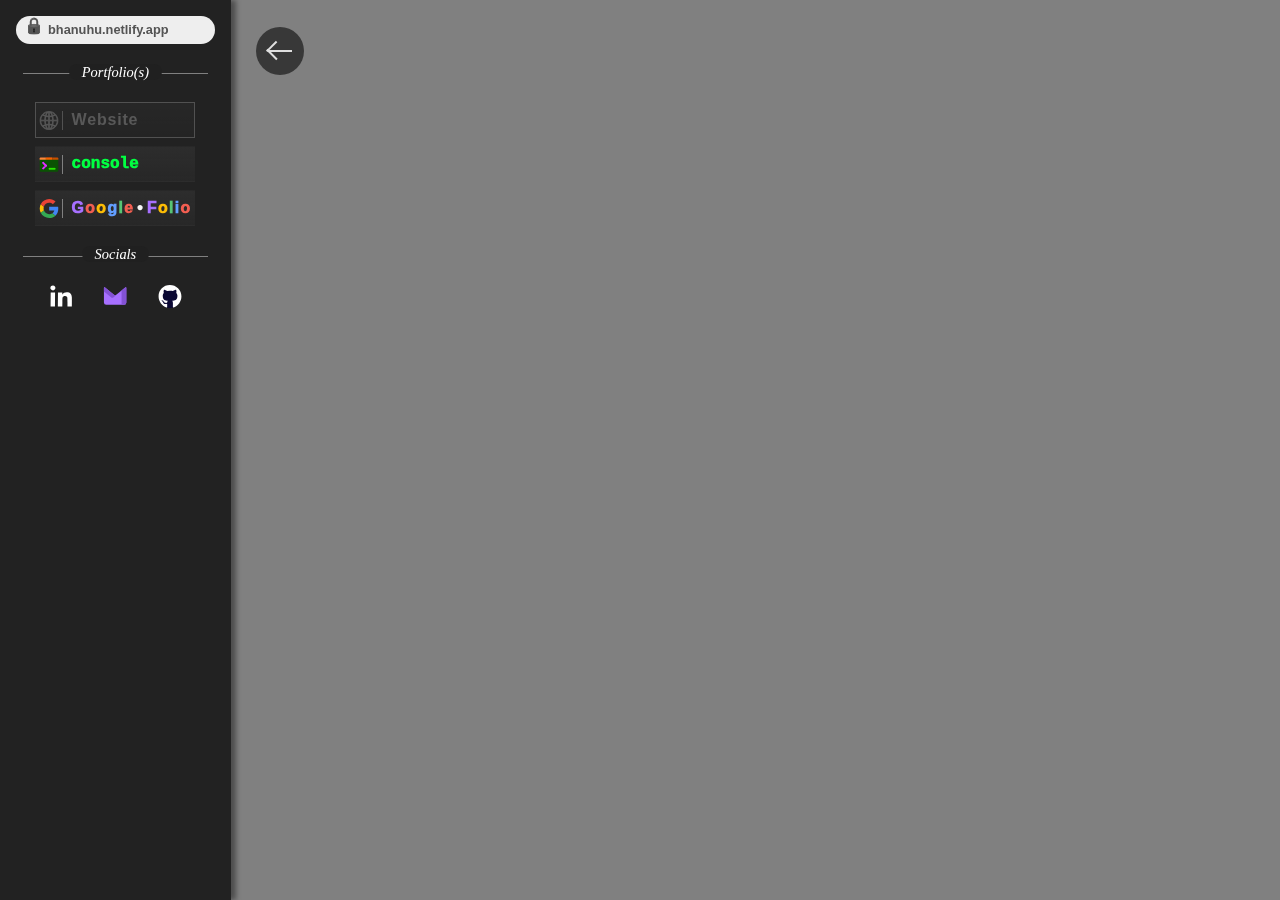
<file: index.html>
<head>
    <title>〈 BA 〉</title>
    <link href=./stylesheets/index.css rel=stylesheet>
    <meta name="viewport" content="width=device-width, initial-scale=1">
</head>

<body>
    <div id="display">
        <div id="navbar" class="show">
            <div id="adrBar">
                <span>🔒</span>
                <input type="textbox" value="bhanuhu.netlify.app" disabled />
            </div>
            <p class="portfolioText"><span> Portfolio(s) </span></p>
            <div id="portfolio">
                <button title="https://bhanuhu.netlify.app" id="web"><img src="./assets/web.svg"> <span>Website</span></button>
                <button title="https://conosle.netlify.app" id="console"><img src="./assets/console.svg"><span>console</span></button>
                <button title="https://bhanugfolio.netlify.app" id="gfolio"><img src="./assets/gfolio.svg"><span>
                    <span style="color:#a770ff;">G</span>
                    <span style="color:#f25e51;">o</span>
                    <span style="color:#fcbc05;">o</span>
                    <span style="color:#629eff;">g</span>
                    <span style="color:#57c474;">l</span>
                    <span style="color:#f25e51;">e</span>
                    <span>&nbsp;•&nbsp;</span>
                    <span style="color:#a770ff;">F</span>
                    <span style="color:#fcbc05;">o</span>
                    <span style="color:#57c474;">l</span>
                    <span style="color:#629eff;">i</span>
                    <span style="color:#f25e51;">o</span>
                </span></button>
            </div>
            
           
            <p class="socialsText"><span> Socials </span></p>
            <div id="socials">
                <a href="https://www.linkedin.com/in/bhanu-aggarwal-4201b91b8/" target="_blank"> <img src="./assets/linkedin.svg"> </a>
                <a href="mailto:bhanuaggarwal47@gmail.com" target="_blank"> <img src="./assets/protomail.svg"> </a>
                <a href="https://github.com/bhanuhu/" target="_blank"> <img src="./assets/github.svg"> </a>
            </div>
        </div>
        <div class="burger-btn-body show">
            <input type="checkbox" class="burger-input" id="burger-input" checked>
        <label for="burger-input" class="burger-label">
            <span class="burger-line"></span>
        </label>
        </div>
        <div id="edge-controller"></div>

        <iframe id="loading_frame" frameborder="0" src="./assets/loading.html" scrolling="yes"></iframe>
        <iframe id="display_frame" frameborder="0" src="" scrolling="yes"></iframe>
    </div>
    <script type="text/javascript" src="./scripts/index.js"></script>
</body>
</file>
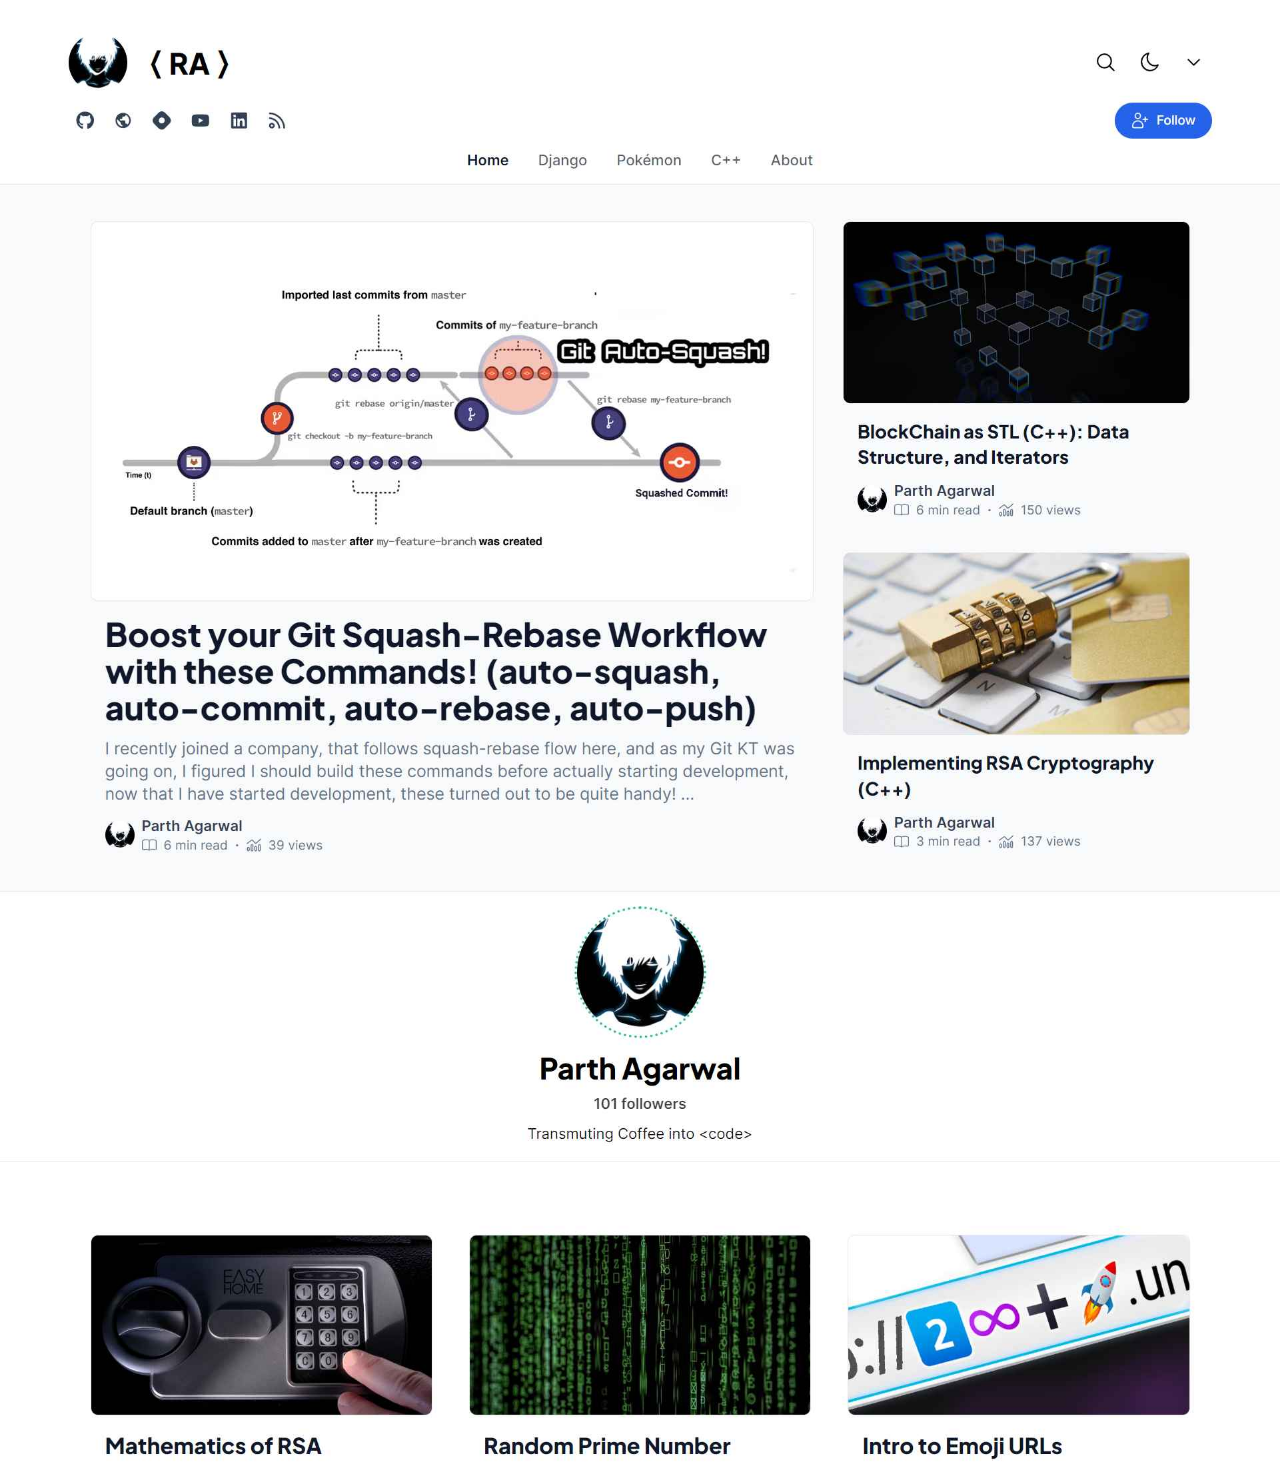
<file: assets/blog.html>
<html>
<html>
<style>
    body{
        background-color: white;
        overflow: hidden;
    }
    img {
        border: 0;
        padding: 0;
        margin: 0;
    }

    h1 {
        position: fixed;
        z-index: 2;
        top: calc(50% - 5.5rem);
        left: calc(50% - 13rem);
        color: black;
        opacity: 0;
        animation: fadeIn 0.5s linear 0.5s forwards;
        background-color: white;
        padding: 0.5rem 1.5rem;
        border-radius: 5rem;
        box-shadow: 0px 0px 0.5rem #00236090;
        font-family:'Trebuchet MS', 'Lucida Sans Unicode', 'Lucida Grande', 'Lucida Sans', Arial, sans-serif;
    }
    @keyframes fadeIn{
        100%{opacity: 1;}
    }


    h1 span:nth-child(1) {
        font-style: italic;
    }

    h1 span:nth-child(2) {
        color: transparent;
        text-shadow: 0 0 0 black;
    }

    a:visited, a:active, a:link {
        color: #005eff;
    }
    a:hover {
        color: #0099ff;
    }
    h1:hover{
        box-shadow: 0px 0px 0.5rem #0099ff90;
    }

    img {
        position: absolute;
        top: 0;
        left:0;
        filter: blur(0);
        transform: translateY(0);
        animation: blurOut 1s ease-in 0s forwards;
    }
    @keyframes blurOut{
        from {
            filter: blur(0px);
        }
        to {
            filter: blur(0.1rem);
    }
    }

    </style>
</html>
<body onload="reloadImage()">
    <h1><span> Visit <a href="https://blog.ra101.dev" target="_blank">blog.ra101.dev</a></span><span>🔗</span></h1>
<center>
<img id="img" src="./blog.jpg" width="100%">
</center>
</body>
<script>

window.onload = function() {

        window.setTimeout( () => {
            const image = document.getElementById('img');
            const imageHeight = image.clientHeight;
            const containerHeight = document.body.clientHeight;
            console.log(image.height, imageHeight , containerHeight)

            if (imageHeight > containerHeight) {
                const styleSheet = document.styleSheets[0];

                const keyframes = styleSheet.cssRules[styleSheet.cssRules.length - 1];

                keyframes.deleteRule(0); // Remove the existing rule

                const scrollHeight = imageHeight - containerHeight 
                const newKeyframes = `from { filter: blur(0);transform: translateY(0); } to { filter: blur(0.1rem);transform: translateY(-${scrollHeight}px); }`;
                styleSheet.insertRule(`@keyframes blurOut { ${newKeyframes} }`, styleSheet.cssRules.length);

                image.style.animation = `blurOut 1s ease-in 0s forwards`;
            }
        }, 100 );
    }

</script>

</html>
</file>
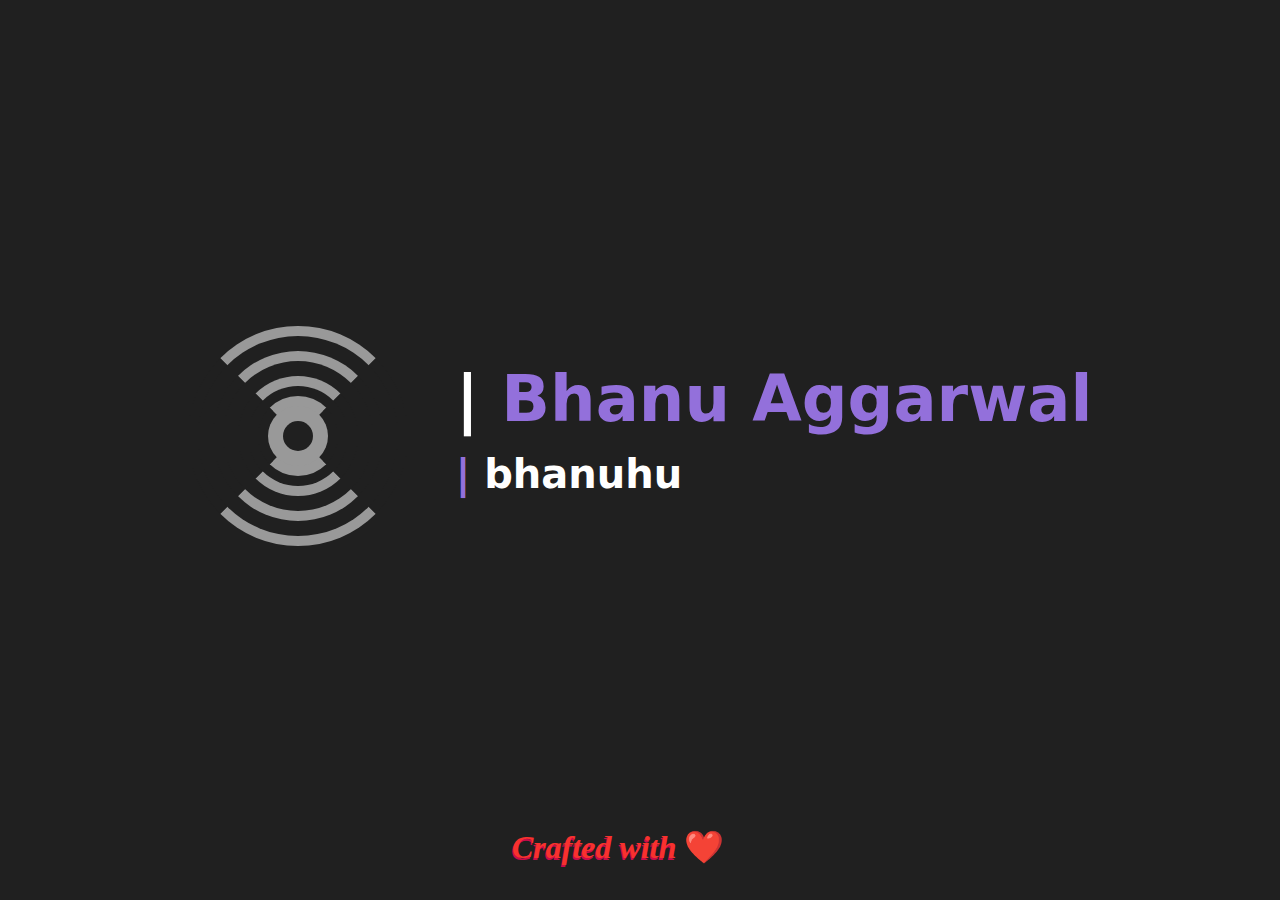
<file: assets/loading.html>
<html>
<head>
    <style>
        body {
  background-color: #202020;
}
.preloader {
  position: relative;
  /* margin: 100px auto; */
  margin-bottom: 3rem;
  width: 200px;
  height: 200px;
}
.load-1 {
  position: absolute;
  top: 0;
  left: 0;
  width: 200px;
  height: 200px;
  border-radius: 50%;
  border-width: 10px;
  border-style: solid;
  border-color: #202020;
  border-top-color: #999;
  border-bottom-color: #999;
  animation: load1 2s linear infinite;
}
.load-2 {
  position: absolute;
  top: 0;
  left: 0;
  margin: 25px;
  width: 150px;
  height: 150px;
  border-radius: 50%;
  border-width: 10px;
  border-style: solid;
  border-color: #202020;
  border-top-color: #999;
  border-bottom-color: #999;
  animation: load1 1.5s linear infinite;
}
.load-3 {
  position: absolute;
  top: 0;
  left: 0;
  margin: 50px;
  width: 100px;
  height: 100px;
  border-radius: 50%;
  border-width: 10px;
  border-style: solid;
  border-color: #202020;
  border-top-color: #999;
  border-bottom-color: #999;
  animation: load1 2s linear infinite;
}
.load-4 {
  position: absolute;
  top: 0;
  left: 0;
  margin: 70px;
  width: 60px;
  height: 60px;
  border-radius: 50%;
  border-width: 10px;
  border-style: solid;
  border-color: #202020;
  border-top-color: #999;
  border-bottom-color: #999;
  background-color: #999;
  animation: load1 2.5s linear infinite;
}
.load-5 {
  position: absolute;
  top: 0;
  left: 0;
  margin: 95px;
  width: 30px;
  height: 30px;
  border-radius: 50%;
  background-color: #202020;
}

@keyframes load1 {
  50% {
  }
  100% {
    transform: rotate(360deg);
  }
}


table {
        height: 100%;
}

h1 {
    font-size: 4rem;
    margin-left: 4rem;
    line-height: 2rem;
    color:white;
    font-family: system-ui, -apple-system, BlinkMacSystemFont, 'Segoe UI', Roboto, Oxygen, Ubuntu, Cantarell, 'Open Sans', 'Helvetica Neue', sans-serif;
}

#ra101 {
  font-size: 2.5rem;
}

#craft {
  font-size: 2rem;
  font-family: 'Times New Roman', Times, serif;
  position: absolute;
  bottom: 1rem;
  font-style: italic;
  color: #F8312F;
  text-shadow: -1px 2px #CA0B4A;
  left: calc(50% - 12rem)
}

#craft span {
  font-style: normal;
  text-shadow: none;
}


#p {
    color: #9370DB;
}


#p > span {
    color: white;
}

</style>
</head>
<center>
<table>
  <tr>
  <td valign="middle"><div class="preloader"> <div class="load-1"></div> <div class="load-2"></div> <div class="load-3"></div> <div class="load-4"></div> <div class="load-5"></div> </div> </td>
  <td valign="middle"><h1 id="p"><span>|</span> Bhanu Aggarwal </h1> <h1 id="ra101"><span id="p">|</span> bhanuhu</h1></div></td>
  </tr>
</table>

<h1 id="craft"> Crafted with <span>❤️</span></h1>

</center>
</html>
</file>
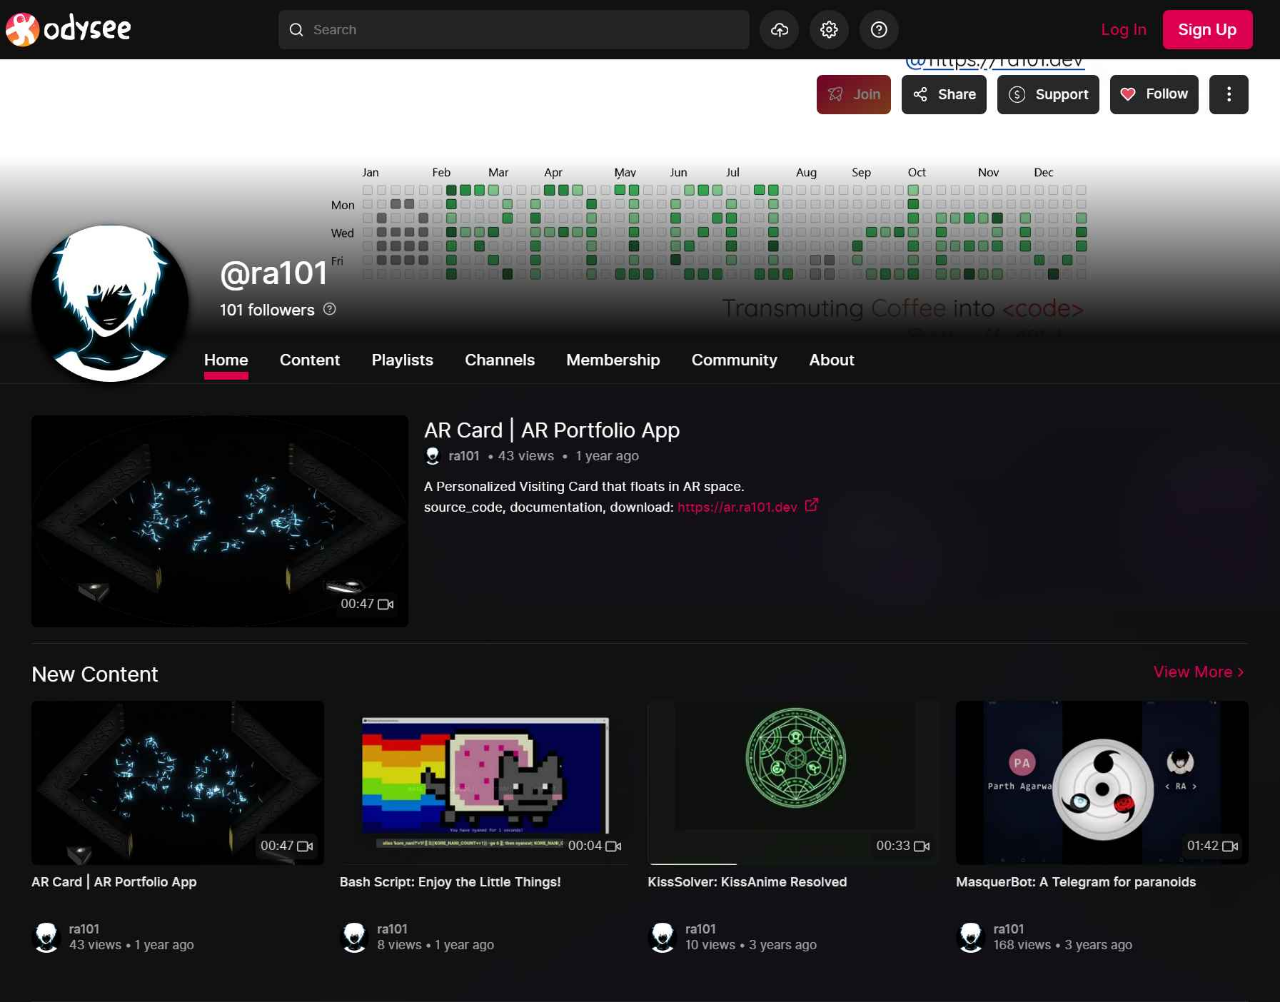
<file: assets/vid.html>
<html>
<html>
<style>
    body{
        background-color: #1E1A23;
    }
    img {
        border: 0;
        padding: 0;
        margin: 0;
    }

    h1 {
        position: fixed;
        z-index: 2;
        top: calc(50% - 5.5rem);
        left: calc(50% - 13rem);
        color: white;
        opacity: 0;
        animation: fadeIn 0.5s linear 0.75s forwards;
        background-color: #1E1A23;
        padding: 0.5rem 1.5rem;
        border-radius: 5rem;
        box-shadow: 0px 0px 0.5rem #b03a5290;
        font-family:'Trebuchet MS', 'Lucida Sans Unicode', 'Lucida Grande', 'Lucida Sans', Arial, sans-serif;
    }
    @keyframes fadeIn{
        100%{opacity: 1;}
    }

    h1 span:nth-child(1) {
        font-style: italic;
    }

    h1 span:nth-child(2) {
        color: transparent;
        text-shadow: 0 0 0 white;
    }

    a:visited, a:active, a:link {
        color: #b03a52;
    }
    a:hover {
        color: #ee4869;
    }
    h1:hover{
        box-shadow: 0px 0px 0.5rem #ee486990;
    }

    img {
        position: absolute;
        top: 0;
        left:0;
        filter: blur(0);
        transform: translateY(0);
        animation: blurOut 1s ease-in 0s forwards;
    }
    @keyframes blurOut{
        from {
            filter: blur(0px);
        }
        to {
            filter: blur(0.1rem);
    }
    }

    </style>
</html>
<body onload="reloadImage()">
    <h1><span> Visit <a href="https://odysee.tv/@ra101" target="_blank">odysee.tv/@ra101</a></span><span>🔗</span></h1>
<center>
<img id="img" src="./vid.jpg" width="100%">
</center>
</body>
<script>

window.onload = function() {

window.setTimeout( () => {
    const image = document.getElementById('img');
    const imageHeight = image.clientHeight;
    const containerHeight = document.body.clientHeight;
    console.log(image.height, imageHeight , containerHeight)

    if (imageHeight > containerHeight) {
        const styleSheet = document.styleSheets[0];

        const keyframes = styleSheet.cssRules[styleSheet.cssRules.length - 1];

        keyframes.deleteRule(0); // Remove the existing rule

        const scrollHeight = imageHeight - containerHeight 
        const newKeyframes = `from { filter: blur(0);transform: translateY(0); } to { filter: blur(0.1rem);transform: translateY(-${scrollHeight}px); }`;
        styleSheet.insertRule(`@keyframes blurOut { ${newKeyframes} }`, styleSheet.cssRules.length);

        image.style.animation = `blurOut 1s ease-in 0s forwards`;
    }
}, 100 );
}

</script>
</html>
</file>
